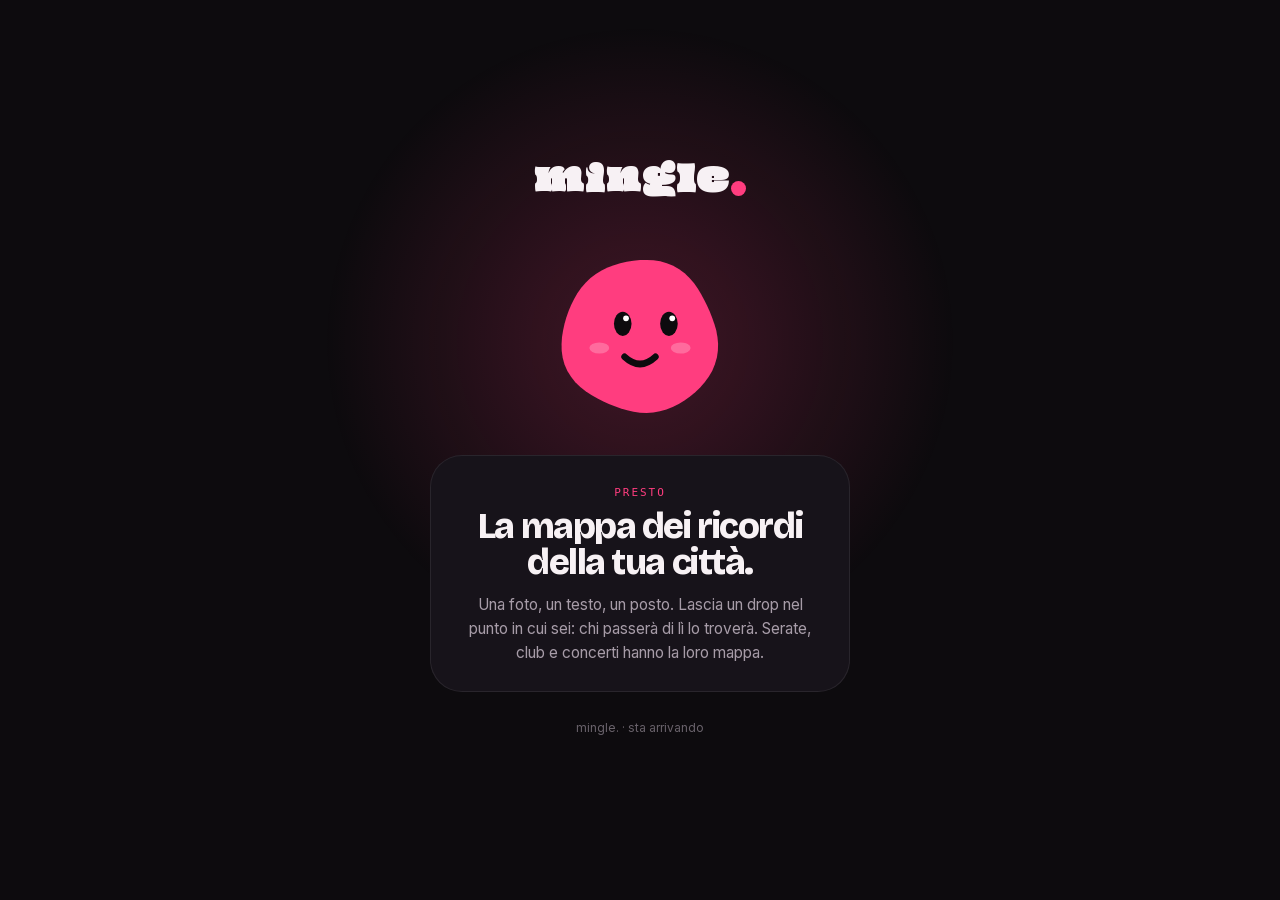
<file: index.html>
<!DOCTYPE html>
<html lang="it">
<head>
<meta charset="UTF-8" />
<meta name="viewport" content="width=device-width, initial-scale=1.0, viewport-fit=cover" />
<meta name="theme-color" content="#0D0B0E" />
<title>mingle. — la mappa dei ricordi della tua città</title>
<meta name="description" content="mingle. è la mappa dei ricordi della tua città: lascia un drop, una foto e un testo, nel punto in cui sei. Chi passa di lì lo trova. Dal 18 dicembre." />
<link href="fonts/fonts.css" rel="stylesheet" />
<style>
/*
  Pagina di atterraggio dei link nelle email di mingle.
  Supabase ci reindirizza qui dopo aver verificato il link. La pagina:
   - mostra "Email confermata" (o "Link scaduto" se Supabase segnala un errore);
   - offre il pulsante "Apri mingle." che passa all'app gli stessi parametri
     (?code=… / #access_token=…), così l'app può completare il login o il
     cambio password;
   - per il reset password prova ad aprire l'app da sola.
  Flussi: ?flow=signup (default) · ?flow=reset
*/
:root {
  --ink:#0D0B0E; --ink2:#17131A; --ink3:#221C26; --paper:#F7F1F4; --muted:#A79CA8;
  --magenta:#FF3D7F; --amber:#FFB547; --blush:#FF8FB1;
  --spring:cubic-bezier(.34,1.56,.64,1);
  color-scheme: dark;
}
*{box-sizing:border-box;margin:0;padding:0}
html,body{min-height:100%;background:var(--ink);color:var(--paper);font-family:"Inter",system-ui,-apple-system,sans-serif}
body{display:flex;flex-direction:column;align-items:center;justify-content:center;min-height:100vh;min-height:100dvh;
  padding:max(24px,env(safe-area-inset-top)) max(20px,env(safe-area-inset-right)) max(24px,env(safe-area-inset-bottom)) max(20px,env(safe-area-inset-left));overflow-x:hidden}
.glow{position:fixed;left:50%;top:38%;width:720px;height:720px;margin:-360px 0 0 -360px;border-radius:50%;
  background:radial-gradient(circle,rgba(255,61,127,.22),rgba(255,61,127,0) 62%);pointer-events:none}
main{position:relative;width:100%;max-width:420px;display:flex;flex-direction:column;align-items:center;text-align:center}
.wordmark{font-family:"Oi",Georgia,serif;font-size:34px;line-height:1;display:flex;align-items:flex-end;gap:2px;margin-bottom:28px;opacity:0;animation:fadeUp .6s ease-out .05s forwards}
.wordmark i{width:15px;height:15px;border-radius:50%;background:var(--magenta);display:inline-block;margin-bottom:3px}
.stage{position:relative;width:220px;height:220px;margin-bottom:8px}
.stage svg{position:absolute;inset:0;width:100%;height:100%;overflow:visible}
#dot{animation:land 1.1s cubic-bezier(.3,0,.4,1) .2s both;transform-origin:50% 85%}
@keyframes land{0%{transform:translateY(-260px) scale(.7,1.25)}45%{transform:translateY(0) scale(1.3,.7)}62%{transform:translateY(-34px) scale(.92,1.1)}78%{transform:translateY(0) scale(1.08,.92)}100%{transform:none}}
.confetti{position:absolute;left:50%;top:50%;width:12px;height:7px;border-radius:2px;opacity:0;animation:pop 1.3s cubic-bezier(.15,.8,.3,1) forwards}
@keyframes pop{0%{opacity:1;transform:translate(-50%,-50%) rotate(0)}100%{opacity:0;transform:translate(calc(-50% + var(--x)),calc(-50% + var(--y))) rotate(var(--r))}}
.card{width:100%;background:var(--ink2);border:1px solid rgba(247,241,244,.08);border-radius:32px;padding:30px 26px 26px;
  opacity:0;animation:fadeUp .7s ease-out .55s forwards}
.eyebrow{font-family:ui-monospace,Menlo,monospace;font-size:11px;letter-spacing:.18em;text-transform:uppercase;color:var(--magenta);margin-bottom:10px}
h1{font-family:"Bricolage Grotesque","Inter",sans-serif;font-weight:800;font-size:36px;line-height:1;letter-spacing:-.04em;margin-bottom:12px;text-wrap:balance}
p.lede{font-size:15.5px;line-height:1.55;color:var(--muted);margin-bottom:24px;text-wrap:pretty}
.btn{display:block;width:100%;padding:17px 22px;border-radius:999px;background:var(--magenta);color:#fff;font-weight:700;font-size:16.5px;text-decoration:none;
  box-shadow:0 14px 30px -12px rgba(255,61,127,.65);transition:transform .25s var(--spring)}
.btn:active{transform:scale(.96)}
.btn:focus-visible{outline:3px solid var(--amber);outline-offset:3px}
.hint{margin-top:16px;font-size:13px;line-height:1.55;color:var(--muted)}
.hint b{color:var(--paper);font-weight:600}
footer{margin-top:28px;font-size:12px;color:rgba(167,156,168,.6)}
@keyframes fadeUp{from{opacity:0;transform:translateY(12px)}to{opacity:1;transform:none}}
@media (prefers-reduced-motion:reduce){*,*::before,*::after{animation-duration:.01ms!important;animation-delay:0s!important}}
</style>
</head>
<body>
<div class="glow" aria-hidden="true"></div>
<main>
  <div class="wordmark" aria-label="mingle.">mingle<i></i></div>
  <div class="stage" aria-hidden="true">
    <svg viewBox="0 0 200 200"><g id="dot"><path id="body" fill="#FF3D7F"/><g id="face"></g></g></svg>
  </div>
  <section class="card">
    <p class="eyebrow">Presto</p>
    <h1>La mappa dei ricordi della tua città.</h1>
    <p class="lede" style="margin-bottom:0">Una foto, un testo, un posto. Lascia un drop nel punto in cui sei: chi passerà di lì lo troverà. Serate, club e concerti hanno la loro mappa.</p>
  </section>
  <footer>mingle. · sta arrivando</footer>
</main>
<script>
(function () {
  var INK = '#0D0B0E';
  document.getElementById('face').innerHTML = '<g id="eyes"><ellipse cx="79" cy="88" rx="8" ry="11" fill="' + INK + '"/><ellipse cx="121" cy="88" rx="8" ry="11" fill="' + INK + '"/><circle cx="82" cy="83" r="2.6" fill="#fff"/><circle cx="124" cy="83" r="2.6" fill="#fff"/></g><path d="M86 118Q100 131 114 118" stroke="' + INK + '" stroke-width="6" fill="none" stroke-linecap="round"/><ellipse cx="63" cy="110" rx="9" ry="5" fill="#fff" opacity=".24"/><ellipse cx="137" cy="110" rx="9" ry="5" fill="#fff" opacity=".24"/>';
  var body = document.getElementById('body'), eyes = document.getElementById('eyes'), seed = Math.random() * 6;
  var still = matchMedia('(prefers-reduced-motion: reduce)').matches;
  function blob(t) {
    var d = '', amp = still ? 0 : .045;
    for (var i = 0; i <= 72; i++) {
      var a = i / 72 * Math.PI * 2;
      var k = 1 + amp * (.55 * Math.sin(3 * a + t * 1.4 + seed) + .35 * Math.sin(5 * a - t * 1.1 + seed * 2) + .25 * Math.sin(2 * a + t * .8));
      d += (i ? 'L' : 'M') + (100 + Math.cos(a) * 70 * k).toFixed(1) + ' ' + (100 + Math.sin(a) * 70 * k).toFixed(1);
    }
    return d + 'Z';
  }
  (function loop(now) {
    var t = now / 1000;
    body.setAttribute('d', blob(t));
    var ph = (t + seed) % 4.2, s = ph > 3.93 && ph < 4.03 ? .1 : 1;
    eyes.setAttribute('transform', 'translate(' + (Math.sin(t * .9) * 6).toFixed(1) + ' ' + (88 * (1 - s)).toFixed(1) + ') scale(1 ' + s + ')');
    requestAnimationFrame(loop);
  })(0);
})();
</script>
</body>
</html>
</file>
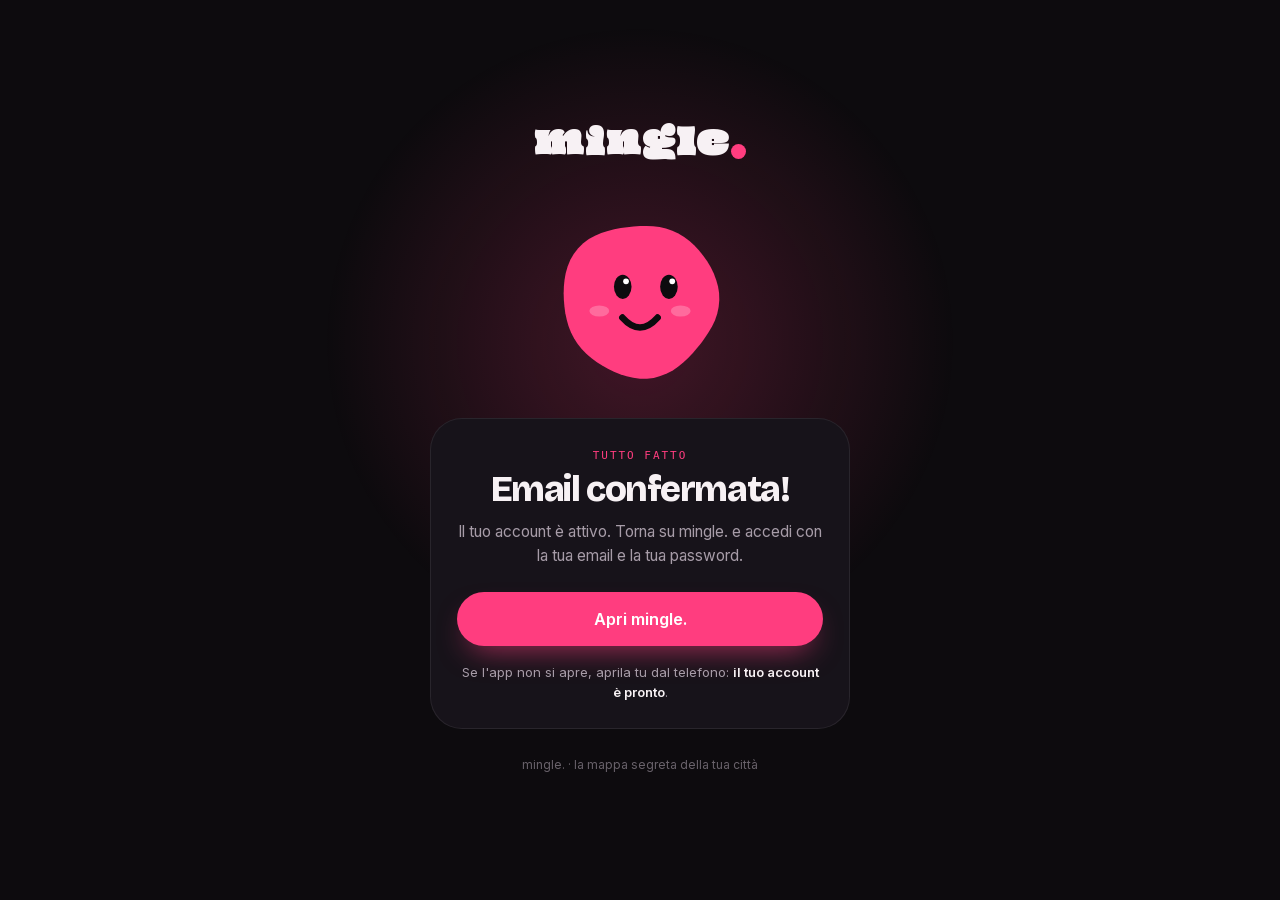
<file: auth/confirm.html>
<!DOCTYPE html>
<html lang="it">
<head>
<meta charset="UTF-8" />
<meta name="viewport" content="width=device-width, initial-scale=1.0, viewport-fit=cover" />
<meta name="theme-color" content="#0D0B0E" />
<meta name="robots" content="noindex" />
<title>mingle. — Email confermata</title>
<link href="../fonts/fonts.css" rel="stylesheet" />
<style>
/*
  Pagina di atterraggio dei link nelle email di mingle.
  Supabase ci reindirizza qui dopo aver verificato il link. La pagina:
   - mostra "Email confermata" (o "Link scaduto" se Supabase segnala un errore);
   - offre il pulsante "Apri mingle." che passa all'app gli stessi parametri
     (?code=… / #access_token=…), così l'app può completare il login o il
     cambio password;
   - per il reset password prova ad aprire l'app da sola.
  Flussi: ?flow=signup (default) · ?flow=reset
*/
:root {
  --ink:#0D0B0E; --ink2:#17131A; --ink3:#221C26; --paper:#F7F1F4; --muted:#A79CA8;
  --magenta:#FF3D7F; --amber:#FFB547; --blush:#FF8FB1;
  --spring:cubic-bezier(.34,1.56,.64,1);
  color-scheme: dark;
}
*{box-sizing:border-box;margin:0;padding:0}
html,body{min-height:100%;background:var(--ink);color:var(--paper);font-family:"Inter",system-ui,-apple-system,sans-serif}
body{display:flex;flex-direction:column;align-items:center;justify-content:center;min-height:100vh;min-height:100dvh;
  padding:max(24px,env(safe-area-inset-top)) max(20px,env(safe-area-inset-right)) max(24px,env(safe-area-inset-bottom)) max(20px,env(safe-area-inset-left));overflow-x:hidden}
.glow{position:fixed;left:50%;top:38%;width:720px;height:720px;margin:-360px 0 0 -360px;border-radius:50%;
  background:radial-gradient(circle,rgba(255,61,127,.22),rgba(255,61,127,0) 62%);pointer-events:none}
main{position:relative;width:100%;max-width:420px;display:flex;flex-direction:column;align-items:center;text-align:center}
.wordmark{font-family:"Oi",Georgia,serif;font-size:34px;line-height:1;display:flex;align-items:flex-end;gap:2px;margin-bottom:28px;opacity:0;animation:fadeUp .6s ease-out .05s forwards}
.wordmark i{width:15px;height:15px;border-radius:50%;background:var(--magenta);display:inline-block;margin-bottom:3px}
.stage{position:relative;width:220px;height:220px;margin-bottom:8px}
.stage svg{position:absolute;inset:0;width:100%;height:100%;overflow:visible}
#dot{animation:land 1.1s cubic-bezier(.3,0,.4,1) .2s both;transform-origin:50% 85%}
@keyframes land{0%{transform:translateY(-260px) scale(.7,1.25)}45%{transform:translateY(0) scale(1.3,.7)}62%{transform:translateY(-34px) scale(.92,1.1)}78%{transform:translateY(0) scale(1.08,.92)}100%{transform:none}}
.confetti{position:absolute;left:50%;top:50%;width:12px;height:7px;border-radius:2px;opacity:0;animation:pop 1.3s cubic-bezier(.15,.8,.3,1) forwards}
@keyframes pop{0%{opacity:1;transform:translate(-50%,-50%) rotate(0)}100%{opacity:0;transform:translate(calc(-50% + var(--x)),calc(-50% + var(--y))) rotate(var(--r))}}
.card{width:100%;background:var(--ink2);border:1px solid rgba(247,241,244,.08);border-radius:32px;padding:30px 26px 26px;
  opacity:0;animation:fadeUp .7s ease-out .55s forwards}
.eyebrow{font-family:ui-monospace,Menlo,monospace;font-size:11px;letter-spacing:.18em;text-transform:uppercase;color:var(--magenta);margin-bottom:10px}
h1{font-family:"Bricolage Grotesque","Inter",sans-serif;font-weight:800;font-size:36px;line-height:1;letter-spacing:-.04em;margin-bottom:12px;text-wrap:balance}
p.lede{font-size:15.5px;line-height:1.55;color:var(--muted);margin-bottom:24px;text-wrap:pretty}
.btn{display:block;width:100%;padding:17px 22px;border-radius:999px;background:var(--magenta);color:#fff;font-weight:700;font-size:16.5px;text-decoration:none;
  box-shadow:0 14px 30px -12px rgba(255,61,127,.65);transition:transform .25s var(--spring)}
.btn:active{transform:scale(.96)}
.btn:focus-visible{outline:3px solid var(--amber);outline-offset:3px}
.hint{margin-top:16px;font-size:13px;line-height:1.55;color:var(--muted)}
.hint b{color:var(--paper);font-weight:600}
footer{margin-top:28px;font-size:12px;color:rgba(167,156,168,.6)}
@keyframes fadeUp{from{opacity:0;transform:translateY(12px)}to{opacity:1;transform:none}}
@media (prefers-reduced-motion:reduce){*,*::before,*::after{animation-duration:.01ms!important;animation-delay:0s!important}}
</style>
</head>
<body>
<div class="glow" aria-hidden="true"></div>
<main>
  <div class="wordmark" aria-label="mingle.">mingle<i></i></div>

  <div class="stage" aria-hidden="true">
    <svg viewBox="0 0 200 200"><g id="dot"><path id="body" fill="#FF3D7F"/><g id="face"></g></g></svg>
  </div>

  <section class="card" role="status">
    <p class="eyebrow" id="eyebrow">Tutto fatto</p>
    <h1 id="title">Email confermata!</h1>
    <p class="lede" id="lede">Il tuo account è attivo. Torna su mingle. e accedi con la tua email e la tua password.</p>
    <a class="btn" id="open" href="io.echoapp.echo://confirm-signup">Apri mingle.</a>
    <p class="hint" id="hint">Se l'app non si apre, aprila tu dal telefono: <b>il tuo account è pronto</b>.</p>
  </section>

  <footer>mingle. · la mappa segreta della tua città</footer>
</main>

<script>
(function () {
  var INK = '#0D0B0E';
  var url = new URL(location.href);
  var hash = new URLSearchParams(location.hash.replace(/^#/, ''));
  var q = url.searchParams;
  var flow = q.get('flow') || (hash.get('type') === 'recovery' ? 'reset' : 'signup');
  var errCode = q.get('error_code') || hash.get('error_code') || q.get('error') || hash.get('error');

  // Parametri da passare all'app (code PKCE oppure token nell'hash).
  var pass = new URLSearchParams(q.toString()); pass.delete('flow');
  var deep = 'io.echoapp.echo://' + (flow === 'reset' ? 'reset-password' : 'confirm-signup') +
    (pass.toString() ? '?' + pass.toString() : '') + (location.hash || '');

  // Non lasciamo token o codici visibili nella barra degli indirizzi.
  try { history.replaceState(null, '', url.pathname + (flow === 'reset' ? '?flow=reset' : '')); } catch (e) {}

  var $ = function (id) { return document.getElementById(id); };
  var mood = 'happy';

  if (errCode) {
    mood = 'dizzy';
    $('eyebrow').textContent = 'Ops';
    $('eyebrow').style.color = 'var(--amber)';
    $('title').textContent = errCode.indexOf('expired') >= 0 ? 'Link scaduto.' : 'Link non valido.';
    $('lede').textContent = flow === 'reset'
      ? "Questo link per cambiare password non funziona più. Apri mingle. e chiedine uno nuovo da \"Password dimenticata\"."
      : "Questo link di conferma non funziona più (magari l'hai già usato). Prova ad accedere: se l'email non risulta confermata, mingle. te ne manderà una nuova.";
    $('open').href = 'io.echoapp.echo://';
    $('hint').textContent = 'I link nelle email di mingle. valgono per poco tempo e una volta sola.';
  } else if (flow === 'reset') {
    mood = 'wink';
    $('eyebrow').textContent = 'Nuova password';
    $('title').textContent = 'Ci siamo quasi.';
    $('lede').textContent = "Apri mingle. su questo telefono per scegliere la tua nuova password.";
    $('open').href = deep;
    $('hint').innerHTML = "Hai aperto l'email dal computer? Aprila <b>dal telefono dove hai mingle.</b> e tocca di nuovo il pulsante.";
    // Prova ad aprire l'app da sola: è lei che completa il cambio password.
    setTimeout(function () { location.href = deep; }, 900);
  } else {
    $('open').href = deep;
    burst();
  }

  // ── Dot vivo ──────────────────────────────────────────────────────────────
  var faces = {
    happy: '<g id="eyes"><ellipse cx="79" cy="88" rx="8" ry="11" fill="' + INK + '"/><ellipse cx="121" cy="88" rx="8" ry="11" fill="' + INK + '"/><circle cx="82" cy="83" r="2.6" fill="#fff"/><circle cx="124" cy="83" r="2.6" fill="#fff"/></g><path d="M84 116Q100 134 116 116" stroke="' + INK + '" stroke-width="6" fill="none" stroke-linecap="round"/><ellipse cx="63" cy="110" rx="9" ry="5" fill="#fff" opacity=".24"/><ellipse cx="137" cy="110" rx="9" ry="5" fill="#fff" opacity=".24"/>',
    wink: '<g id="eyes"><ellipse cx="79" cy="88" rx="8" ry="11" fill="' + INK + '"/></g><path d="M112 89Q122 81 132 89" stroke="' + INK + '" stroke-width="6" fill="none" stroke-linecap="round"/><path d="M87 118Q100 128 113 118" stroke="' + INK + '" stroke-width="6" fill="none" stroke-linecap="round"/><ellipse cx="63" cy="110" rx="9" ry="5" fill="#fff" opacity=".24"/><ellipse cx="137" cy="110" rx="9" ry="5" fill="#fff" opacity=".24"/>',
    dizzy: '<circle cx="78" cy="90" r="13" fill="#fff"/><circle cx="122" cy="90" r="13" fill="#fff"/><circle cx="72" cy="94" r="6" fill="' + INK + '"/><circle cx="126" cy="84" r="6" fill="' + INK + '"/><path d="M82 124q6-7 12 0t12 0t12 0" stroke="' + INK + '" stroke-width="5" fill="none" stroke-linecap="round"/>'
  };
  $('face').innerHTML = faces[mood];
  if (mood === 'dizzy') $('body').setAttribute('fill', '#FFB547');

  var body = $('body'), eyes = document.getElementById('eyes'), seed = Math.random() * 6;
  var still = matchMedia('(prefers-reduced-motion: reduce)').matches;
  function blob(t) {
    var d = '', amp = still ? 0 : .045;
    for (var i = 0; i <= 72; i++) {
      var a = i / 72 * Math.PI * 2;
      var k = 1 + amp * (.55 * Math.sin(3 * a + t * 1.4 + seed) + .35 * Math.sin(5 * a - t * 1.1 + seed * 2) + .25 * Math.sin(2 * a + t * .8));
      d += (i ? 'L' : 'M') + (100 + Math.cos(a) * 70 * k).toFixed(1) + ' ' + (100 + Math.sin(a) * 70 * k).toFixed(1);
    }
    return d + 'Z';
  }
  (function loop(now) {
    var t = now / 1000;
    body.setAttribute('d', blob(t));
    if (eyes) {
      var ph = (t + seed) % 4.2, s = ph > 3.93 && ph < 4.03 ? .1 : 1;
      eyes.setAttribute('transform', 'translate(' + (Math.sin(t * .9) * 6).toFixed(1) + ' ' + (88 * (1 - s)).toFixed(1) + ') scale(1 ' + s + ')');
    }
    requestAnimationFrame(loop);
  })(0);

  // ── Coriandoli quando la conferma è andata ────────────────────────────────
  function burst() {
    if (still) return;
    var stage = document.querySelector('.stage');
    var cols = ['#FF3D7F', '#FFB547', '#F7F1F4', '#FF8FB1'];
    for (var i = 0; i < 22; i++) {
      var c = document.createElement('span');
      c.className = 'confetti';
      var a = Math.random() * Math.PI * 2, d = 110 + Math.random() * 90;
      c.style.cssText = 'background:' + cols[i % 4] + ';--x:' + (Math.cos(a) * d).toFixed(0) + 'px;--y:' + (Math.sin(a) * d - 40).toFixed(0) + 'px;--r:' + (Math.random() * 720 - 360).toFixed(0) + 'deg;animation-delay:' + (.75 + Math.random() * .15).toFixed(2) + 's';
      stage.appendChild(c);
    }
  }
})();
</script>
</body>
</html>
</file>
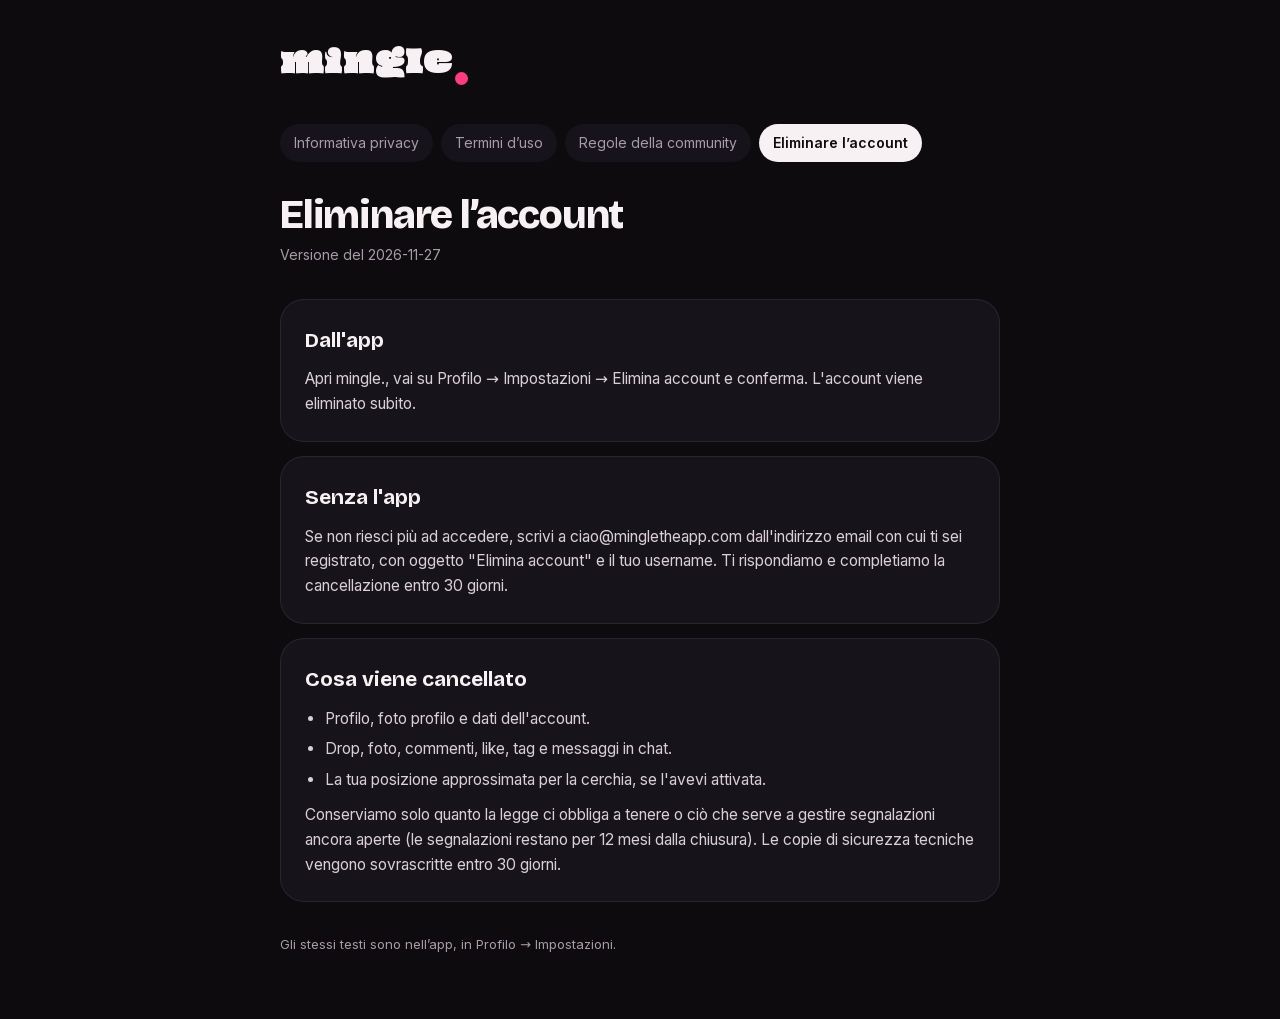
<file: legal/elimina-account.html>
<!DOCTYPE html>
<html lang="it">
<head>
<meta charset="UTF-8" />
<meta name="viewport" content="width=device-width, initial-scale=1.0" />
<meta name="theme-color" content="#0D0B0E" />
<title>mingle. — Eliminare l’account</title>
<link href="../fonts/fonts.css" rel="stylesheet" />
<style>
/* Generata da Echoapp/tool/genera_pagine_legali.py: non modificare a mano. */
:root{--ink:#0D0B0E;--ink2:#17131A;--paper:#F7F1F4;--muted:#A79CA8;--magenta:#FF3D7F;color-scheme:dark}
*{box-sizing:border-box;margin:0;padding:0}
body{background:var(--ink);color:var(--paper);font-family:"Inter",system-ui,sans-serif;line-height:1.6;padding:40px 20px 64px}
main{max-width:720px;margin:0 auto}
.wordmark{font-family:"Oi",Georgia,serif;font-size:30px;display:inline-flex;align-items:flex-end;gap:2px;color:var(--paper);text-decoration:none;margin-bottom:36px}
.wordmark i{width:13px;height:13px;border-radius:50%;background:var(--magenta);display:inline-block;margin-bottom:3px}
nav{display:flex;flex-wrap:wrap;gap:8px;margin-bottom:32px}
nav a{color:var(--muted);text-decoration:none;font-size:14px;padding:8px 14px;border-radius:999px;background:var(--ink2)}
nav a.on{background:var(--paper);color:var(--ink);font-weight:600}
h1{font-family:"Bricolage Grotesque",sans-serif;font-weight:800;font-size:40px;letter-spacing:-.03em;line-height:1.05;margin-bottom:8px}
.ver{color:var(--muted);font-size:14px;margin-bottom:32px}
section{background:var(--ink2);border:1px solid rgba(247,241,244,.08);border-radius:24px;padding:24px;margin-bottom:14px}
h2{font-family:"Bricolage Grotesque",sans-serif;font-weight:700;font-size:21px;margin-bottom:10px}
p,li{color:#D9D0D5;font-size:15.5px}
p+p,ul+p,p+ul{margin-top:10px}
ul{padding-left:20px}
li+li{margin-top:6px}
footer{margin-top:32px;color:var(--muted);font-size:13px}
</style>
</head>
<body>
<main>
<a class="wordmark" href="../">mingle<i></i></a>
<nav><a href="privacy.html">Informativa privacy</a><a href="termini.html">Termini d’uso</a><a href="regole.html">Regole della community</a><a href="elimina-account.html" class="on">Eliminare l’account</a></nav>
<h1>Eliminare l’account</h1>
<p class="ver">Versione del 2026-11-27</p>
<section><h2>Dall&#x27;app</h2><p>Apri mingle., vai su Profilo → Impostazioni → Elimina account e conferma. L&#x27;account viene eliminato subito.</p></section><section><h2>Senza l&#x27;app</h2><p>Se non riesci più ad accedere, scrivi a ciao@mingletheapp.com dall&#x27;indirizzo email con cui ti sei registrato, con oggetto &quot;Elimina account&quot; e il tuo username. Ti rispondiamo e completiamo la cancellazione entro 30 giorni.</p></section><section><h2>Cosa viene cancellato</h2><ul><li>Profilo, foto profilo e dati dell&#x27;account.</li><li>Drop, foto, commenti, like, tag e messaggi in chat.</li><li>La tua posizione approssimata per la cerchia, se l&#x27;avevi attivata.</li></ul><p>Conserviamo solo quanto la legge ci obbliga a tenere o ciò che serve a gestire segnalazioni ancora aperte (le segnalazioni restano per 12 mesi dalla chiusura). Le copie di sicurezza tecniche vengono sovrascritte entro 30 giorni.</p></section>
<footer>Gli stessi testi sono nell’app, in Profilo → Impostazioni.</footer>
</main>
</body>
</html>
</file>
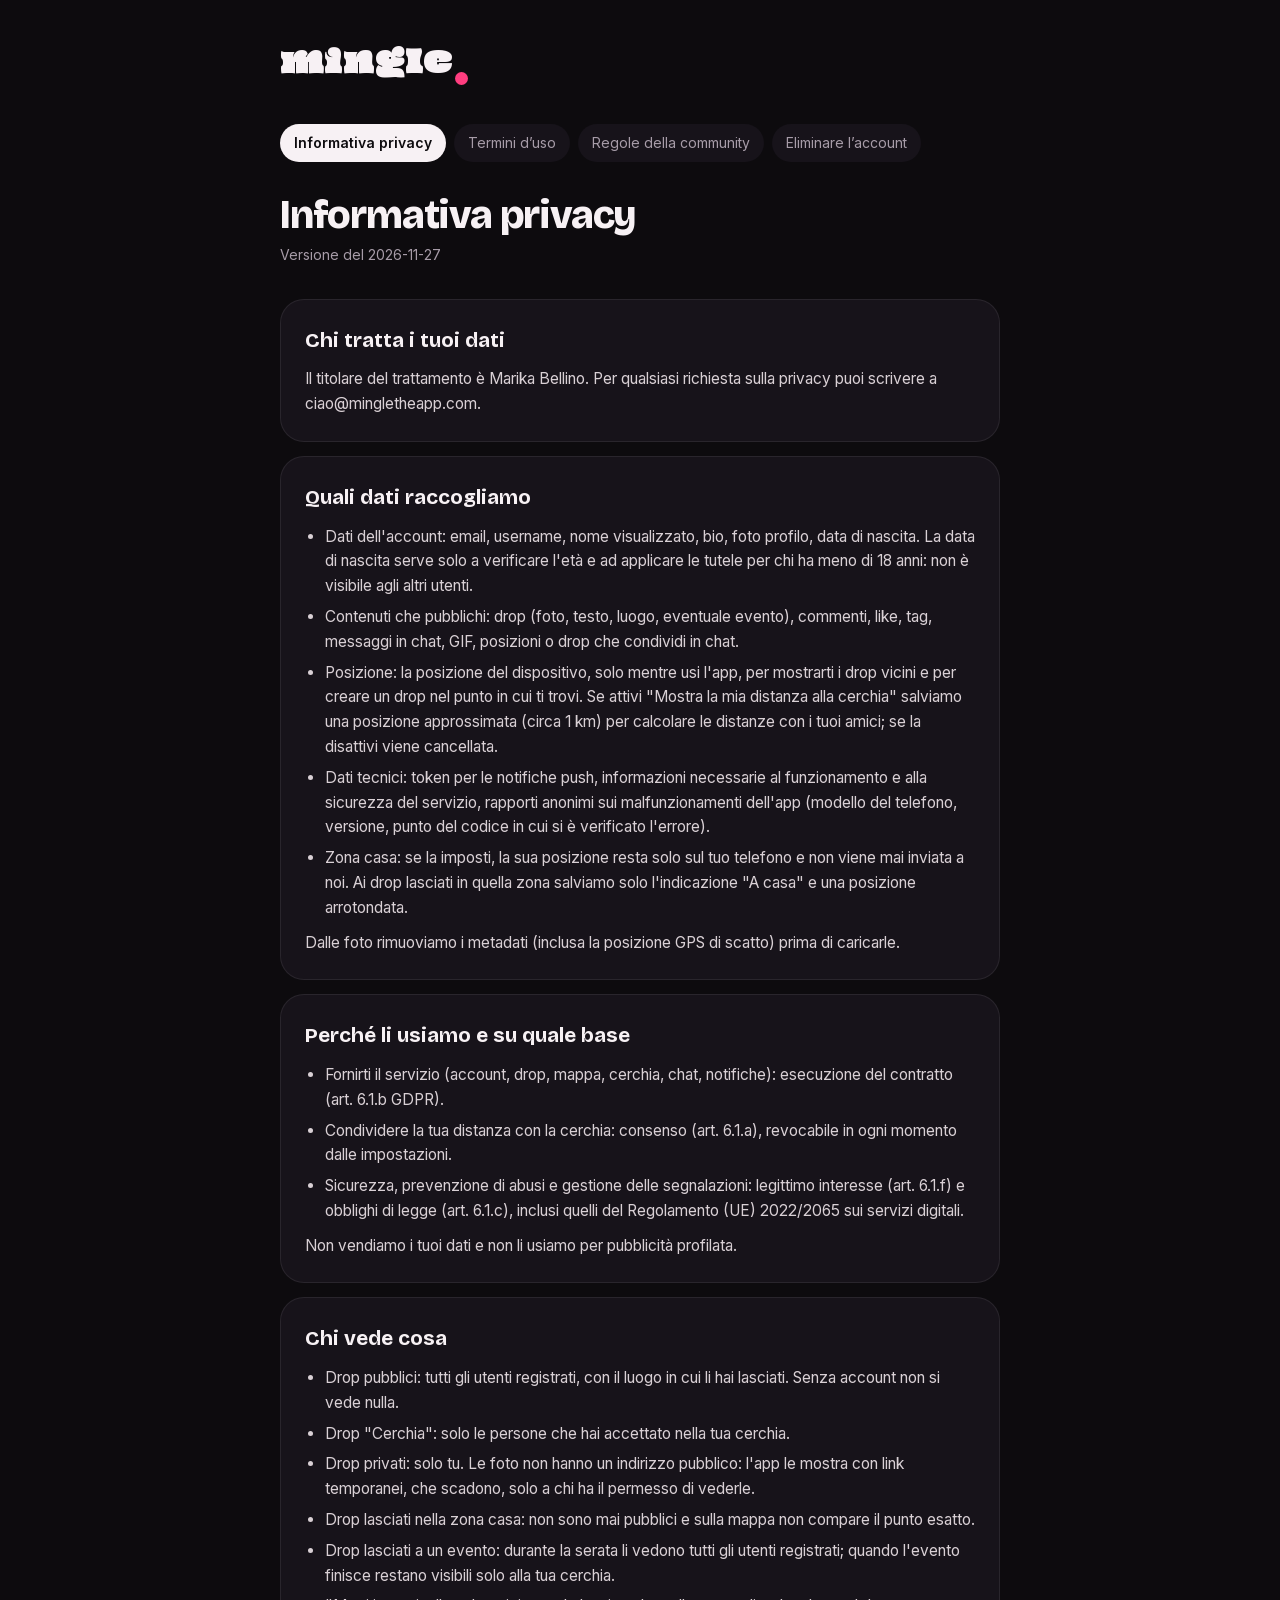
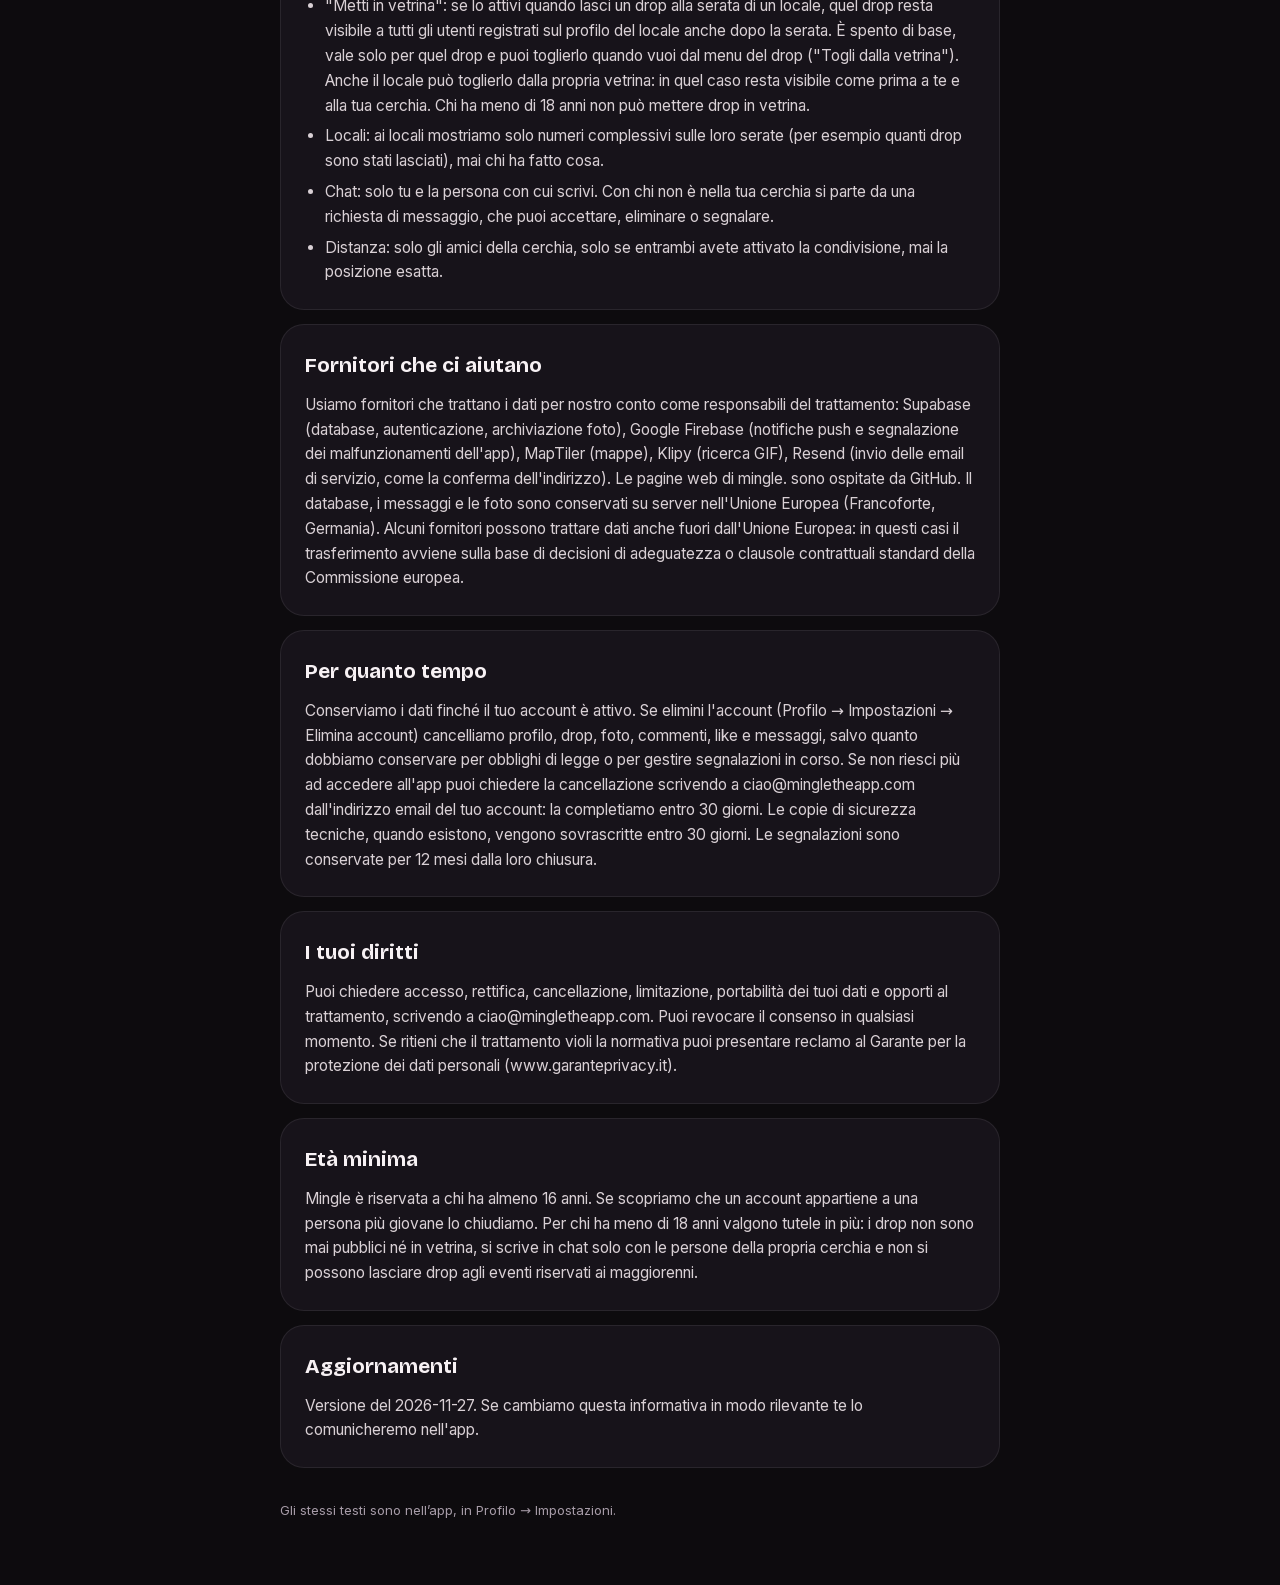
<file: legal/privacy.html>
<!DOCTYPE html>
<html lang="it">
<head>
<meta charset="UTF-8" />
<meta name="viewport" content="width=device-width, initial-scale=1.0" />
<meta name="theme-color" content="#0D0B0E" />
<title>mingle. — Informativa privacy</title>
<link href="../fonts/fonts.css" rel="stylesheet" />
<style>
/* Generata da Echoapp/tool/genera_pagine_legali.py: non modificare a mano. */
:root{--ink:#0D0B0E;--ink2:#17131A;--paper:#F7F1F4;--muted:#A79CA8;--magenta:#FF3D7F;color-scheme:dark}
*{box-sizing:border-box;margin:0;padding:0}
body{background:var(--ink);color:var(--paper);font-family:"Inter",system-ui,sans-serif;line-height:1.6;padding:40px 20px 64px}
main{max-width:720px;margin:0 auto}
.wordmark{font-family:"Oi",Georgia,serif;font-size:30px;display:inline-flex;align-items:flex-end;gap:2px;color:var(--paper);text-decoration:none;margin-bottom:36px}
.wordmark i{width:13px;height:13px;border-radius:50%;background:var(--magenta);display:inline-block;margin-bottom:3px}
nav{display:flex;flex-wrap:wrap;gap:8px;margin-bottom:32px}
nav a{color:var(--muted);text-decoration:none;font-size:14px;padding:8px 14px;border-radius:999px;background:var(--ink2)}
nav a.on{background:var(--paper);color:var(--ink);font-weight:600}
h1{font-family:"Bricolage Grotesque",sans-serif;font-weight:800;font-size:40px;letter-spacing:-.03em;line-height:1.05;margin-bottom:8px}
.ver{color:var(--muted);font-size:14px;margin-bottom:32px}
section{background:var(--ink2);border:1px solid rgba(247,241,244,.08);border-radius:24px;padding:24px;margin-bottom:14px}
h2{font-family:"Bricolage Grotesque",sans-serif;font-weight:700;font-size:21px;margin-bottom:10px}
p,li{color:#D9D0D5;font-size:15.5px}
p+p,ul+p,p+ul{margin-top:10px}
ul{padding-left:20px}
li+li{margin-top:6px}
footer{margin-top:32px;color:var(--muted);font-size:13px}
</style>
</head>
<body>
<main>
<a class="wordmark" href="../">mingle<i></i></a>
<nav><a href="privacy.html" class="on">Informativa privacy</a><a href="termini.html">Termini d’uso</a><a href="regole.html">Regole della community</a><a href="elimina-account.html">Eliminare l’account</a></nav>
<h1>Informativa privacy</h1>
<p class="ver">Versione del 2026-11-27</p>
<section><h2>Chi tratta i tuoi dati</h2><p>Il titolare del trattamento è Marika Bellino. Per qualsiasi richiesta sulla privacy puoi scrivere a ciao@mingletheapp.com.</p></section><section><h2>Quali dati raccogliamo</h2><ul><li>Dati dell&#x27;account: email, username, nome visualizzato, bio, foto profilo, data di nascita. La data di nascita serve solo a verificare l&#x27;età e ad applicare le tutele per chi ha meno di 18 anni: non è visibile agli altri utenti.</li><li>Contenuti che pubblichi: drop (foto, testo, luogo, eventuale evento), commenti, like, tag, messaggi in chat, GIF, posizioni o drop che condividi in chat.</li><li>Posizione: la posizione del dispositivo, solo mentre usi l&#x27;app, per mostrarti i drop vicini e per creare un drop nel punto in cui ti trovi. Se attivi &quot;Mostra la mia distanza alla cerchia&quot; salviamo una posizione approssimata (circa 1 km) per calcolare le distanze con i tuoi amici; se la disattivi viene cancellata.</li><li>Dati tecnici: token per le notifiche push, informazioni necessarie al funzionamento e alla sicurezza del servizio, rapporti anonimi sui malfunzionamenti dell&#x27;app (modello del telefono, versione, punto del codice in cui si è verificato l&#x27;errore).</li><li>Zona casa: se la imposti, la sua posizione resta solo sul tuo telefono e non viene mai inviata a noi. Ai drop lasciati in quella zona salviamo solo l&#x27;indicazione &quot;A casa&quot; e una posizione arrotondata.</li></ul><p>Dalle foto rimuoviamo i metadati (inclusa la posizione GPS di scatto) prima di caricarle.</p></section><section><h2>Perché li usiamo e su quale base</h2><ul><li>Fornirti il servizio (account, drop, mappa, cerchia, chat, notifiche): esecuzione del contratto (art. 6.1.b GDPR).</li><li>Condividere la tua distanza con la cerchia: consenso (art. 6.1.a), revocabile in ogni momento dalle impostazioni.</li><li>Sicurezza, prevenzione di abusi e gestione delle segnalazioni: legittimo interesse (art. 6.1.f) e obblighi di legge (art. 6.1.c), inclusi quelli del Regolamento (UE) 2022/2065 sui servizi digitali.</li></ul><p>Non vendiamo i tuoi dati e non li usiamo per pubblicità profilata.</p></section><section><h2>Chi vede cosa</h2><ul><li>Drop pubblici: tutti gli utenti registrati, con il luogo in cui li hai lasciati. Senza account non si vede nulla.</li><li>Drop &quot;Cerchia&quot;: solo le persone che hai accettato nella tua cerchia.</li><li>Drop privati: solo tu. Le foto non hanno un indirizzo pubblico: l&#x27;app le mostra con link temporanei, che scadono, solo a chi ha il permesso di vederle.</li><li>Drop lasciati nella zona casa: non sono mai pubblici e sulla mappa non compare il punto esatto.</li><li>Drop lasciati a un evento: durante la serata li vedono tutti gli utenti registrati; quando l&#x27;evento finisce restano visibili solo alla tua cerchia.</li><li>&quot;Metti in vetrina&quot;: se lo attivi quando lasci un drop alla serata di un locale, quel drop resta visibile a tutti gli utenti registrati sul profilo del locale anche dopo la serata. È spento di base, vale solo per quel drop e puoi toglierlo quando vuoi dal menu del drop (&quot;Togli dalla vetrina&quot;). Anche il locale può toglierlo dalla propria vetrina: in quel caso resta visibile come prima a te e alla tua cerchia. Chi ha meno di 18 anni non può mettere drop in vetrina.</li><li>Locali: ai locali mostriamo solo numeri complessivi sulle loro serate (per esempio quanti drop sono stati lasciati), mai chi ha fatto cosa.</li><li>Chat: solo tu e la persona con cui scrivi. Con chi non è nella tua cerchia si parte da una richiesta di messaggio, che puoi accettare, eliminare o segnalare.</li><li>Distanza: solo gli amici della cerchia, solo se entrambi avete attivato la condivisione, mai la posizione esatta.</li></ul></section><section><h2>Fornitori che ci aiutano</h2><p>Usiamo fornitori che trattano i dati per nostro conto come responsabili del trattamento: Supabase (database, autenticazione, archiviazione foto), Google Firebase (notifiche push e segnalazione dei malfunzionamenti dell&#x27;app), MapTiler (mappe), Klipy (ricerca GIF), Resend (invio delle email di servizio, come la conferma dell&#x27;indirizzo). Le pagine web di mingle. sono ospitate da GitHub. Il database, i messaggi e le foto sono conservati su server nell&#x27;Unione Europea (Francoforte, Germania). Alcuni fornitori possono trattare dati anche fuori dall&#x27;Unione Europea: in questi casi il trasferimento avviene sulla base di decisioni di adeguatezza o clausole contrattuali standard della Commissione europea.</p></section><section><h2>Per quanto tempo</h2><p>Conserviamo i dati finché il tuo account è attivo. Se elimini l&#x27;account (Profilo → Impostazioni → Elimina account) cancelliamo profilo, drop, foto, commenti, like e messaggi, salvo quanto dobbiamo conservare per obblighi di legge o per gestire segnalazioni in corso. Se non riesci più ad accedere all&#x27;app puoi chiedere la cancellazione scrivendo a ciao@mingletheapp.com dall&#x27;indirizzo email del tuo account: la completiamo entro 30 giorni. Le copie di sicurezza tecniche, quando esistono, vengono sovrascritte entro 30 giorni. Le segnalazioni sono conservate per 12 mesi dalla loro chiusura.</p></section><section><h2>I tuoi diritti</h2><p>Puoi chiedere accesso, rettifica, cancellazione, limitazione, portabilità dei tuoi dati e opporti al trattamento, scrivendo a ciao@mingletheapp.com. Puoi revocare il consenso in qualsiasi momento. Se ritieni che il trattamento violi la normativa puoi presentare reclamo al Garante per la protezione dei dati personali (www.garanteprivacy.it).</p></section><section><h2>Età minima</h2><p>Mingle è riservata a chi ha almeno 16 anni. Se scopriamo che un account appartiene a una persona più giovane lo chiudiamo. Per chi ha meno di 18 anni valgono tutele in più: i drop non sono mai pubblici né in vetrina, si scrive in chat solo con le persone della propria cerchia e non si possono lasciare drop agli eventi riservati ai maggiorenni.</p></section><section><h2>Aggiornamenti</h2><p>Versione del 2026-11-27. Se cambiamo questa informativa in modo rilevante te lo comunicheremo nell&#x27;app.</p></section>
<footer>Gli stessi testi sono nell’app, in Profilo → Impostazioni.</footer>
</main>
</body>
</html>
</file>
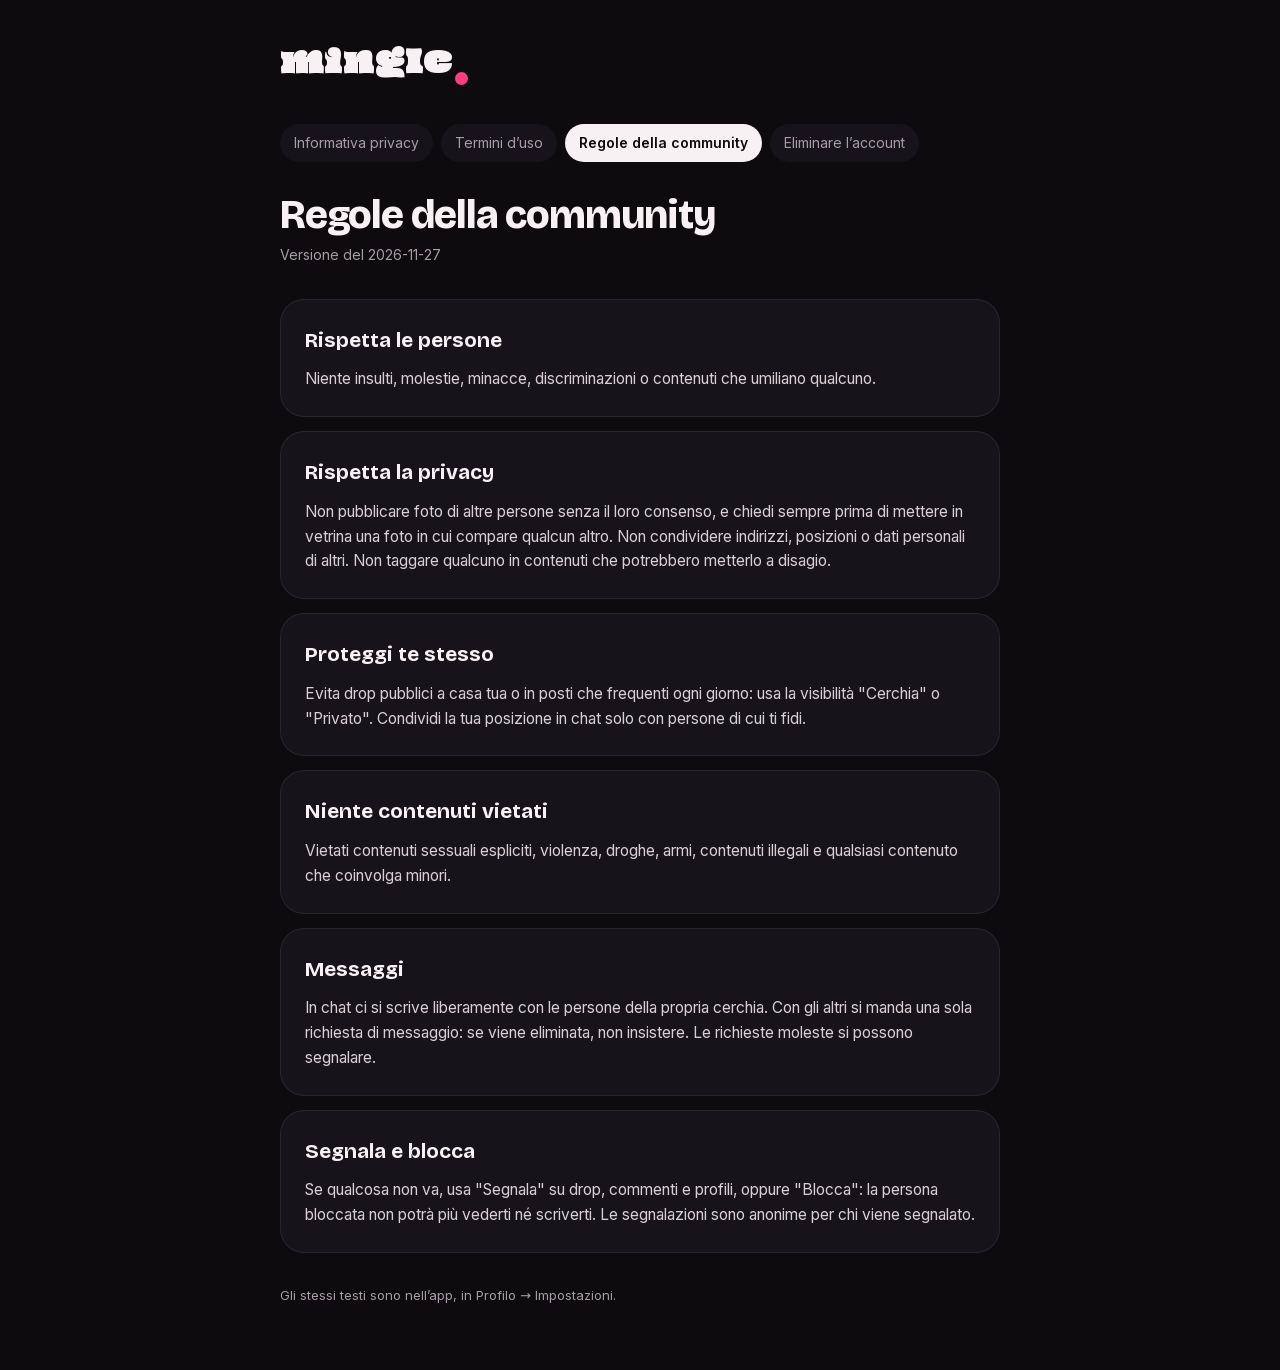
<file: legal/regole.html>
<!DOCTYPE html>
<html lang="it">
<head>
<meta charset="UTF-8" />
<meta name="viewport" content="width=device-width, initial-scale=1.0" />
<meta name="theme-color" content="#0D0B0E" />
<title>mingle. — Regole della community</title>
<link href="../fonts/fonts.css" rel="stylesheet" />
<style>
/* Generata da Echoapp/tool/genera_pagine_legali.py: non modificare a mano. */
:root{--ink:#0D0B0E;--ink2:#17131A;--paper:#F7F1F4;--muted:#A79CA8;--magenta:#FF3D7F;color-scheme:dark}
*{box-sizing:border-box;margin:0;padding:0}
body{background:var(--ink);color:var(--paper);font-family:"Inter",system-ui,sans-serif;line-height:1.6;padding:40px 20px 64px}
main{max-width:720px;margin:0 auto}
.wordmark{font-family:"Oi",Georgia,serif;font-size:30px;display:inline-flex;align-items:flex-end;gap:2px;color:var(--paper);text-decoration:none;margin-bottom:36px}
.wordmark i{width:13px;height:13px;border-radius:50%;background:var(--magenta);display:inline-block;margin-bottom:3px}
nav{display:flex;flex-wrap:wrap;gap:8px;margin-bottom:32px}
nav a{color:var(--muted);text-decoration:none;font-size:14px;padding:8px 14px;border-radius:999px;background:var(--ink2)}
nav a.on{background:var(--paper);color:var(--ink);font-weight:600}
h1{font-family:"Bricolage Grotesque",sans-serif;font-weight:800;font-size:40px;letter-spacing:-.03em;line-height:1.05;margin-bottom:8px}
.ver{color:var(--muted);font-size:14px;margin-bottom:32px}
section{background:var(--ink2);border:1px solid rgba(247,241,244,.08);border-radius:24px;padding:24px;margin-bottom:14px}
h2{font-family:"Bricolage Grotesque",sans-serif;font-weight:700;font-size:21px;margin-bottom:10px}
p,li{color:#D9D0D5;font-size:15.5px}
p+p,ul+p,p+ul{margin-top:10px}
ul{padding-left:20px}
li+li{margin-top:6px}
footer{margin-top:32px;color:var(--muted);font-size:13px}
</style>
</head>
<body>
<main>
<a class="wordmark" href="../">mingle<i></i></a>
<nav><a href="privacy.html">Informativa privacy</a><a href="termini.html">Termini d’uso</a><a href="regole.html" class="on">Regole della community</a><a href="elimina-account.html">Eliminare l’account</a></nav>
<h1>Regole della community</h1>
<p class="ver">Versione del 2026-11-27</p>
<section><h2>Rispetta le persone</h2><p>Niente insulti, molestie, minacce, discriminazioni o contenuti che umiliano qualcuno.</p></section><section><h2>Rispetta la privacy</h2><p>Non pubblicare foto di altre persone senza il loro consenso, e chiedi sempre prima di mettere in vetrina una foto in cui compare qualcun altro. Non condividere indirizzi, posizioni o dati personali di altri. Non taggare qualcuno in contenuti che potrebbero metterlo a disagio.</p></section><section><h2>Proteggi te stesso</h2><p>Evita drop pubblici a casa tua o in posti che frequenti ogni giorno: usa la visibilità &quot;Cerchia&quot; o &quot;Privato&quot;. Condividi la tua posizione in chat solo con persone di cui ti fidi.</p></section><section><h2>Niente contenuti vietati</h2><p>Vietati contenuti sessuali espliciti, violenza, droghe, armi, contenuti illegali e qualsiasi contenuto che coinvolga minori.</p></section><section><h2>Messaggi</h2><p>In chat ci si scrive liberamente con le persone della propria cerchia. Con gli altri si manda una sola richiesta di messaggio: se viene eliminata, non insistere. Le richieste moleste si possono segnalare.</p></section><section><h2>Segnala e blocca</h2><p>Se qualcosa non va, usa &quot;Segnala&quot; su drop, commenti e profili, oppure &quot;Blocca&quot;: la persona bloccata non potrà più vederti né scriverti. Le segnalazioni sono anonime per chi viene segnalato.</p></section>
<footer>Gli stessi testi sono nell’app, in Profilo → Impostazioni.</footer>
</main>
</body>
</html>
</file>
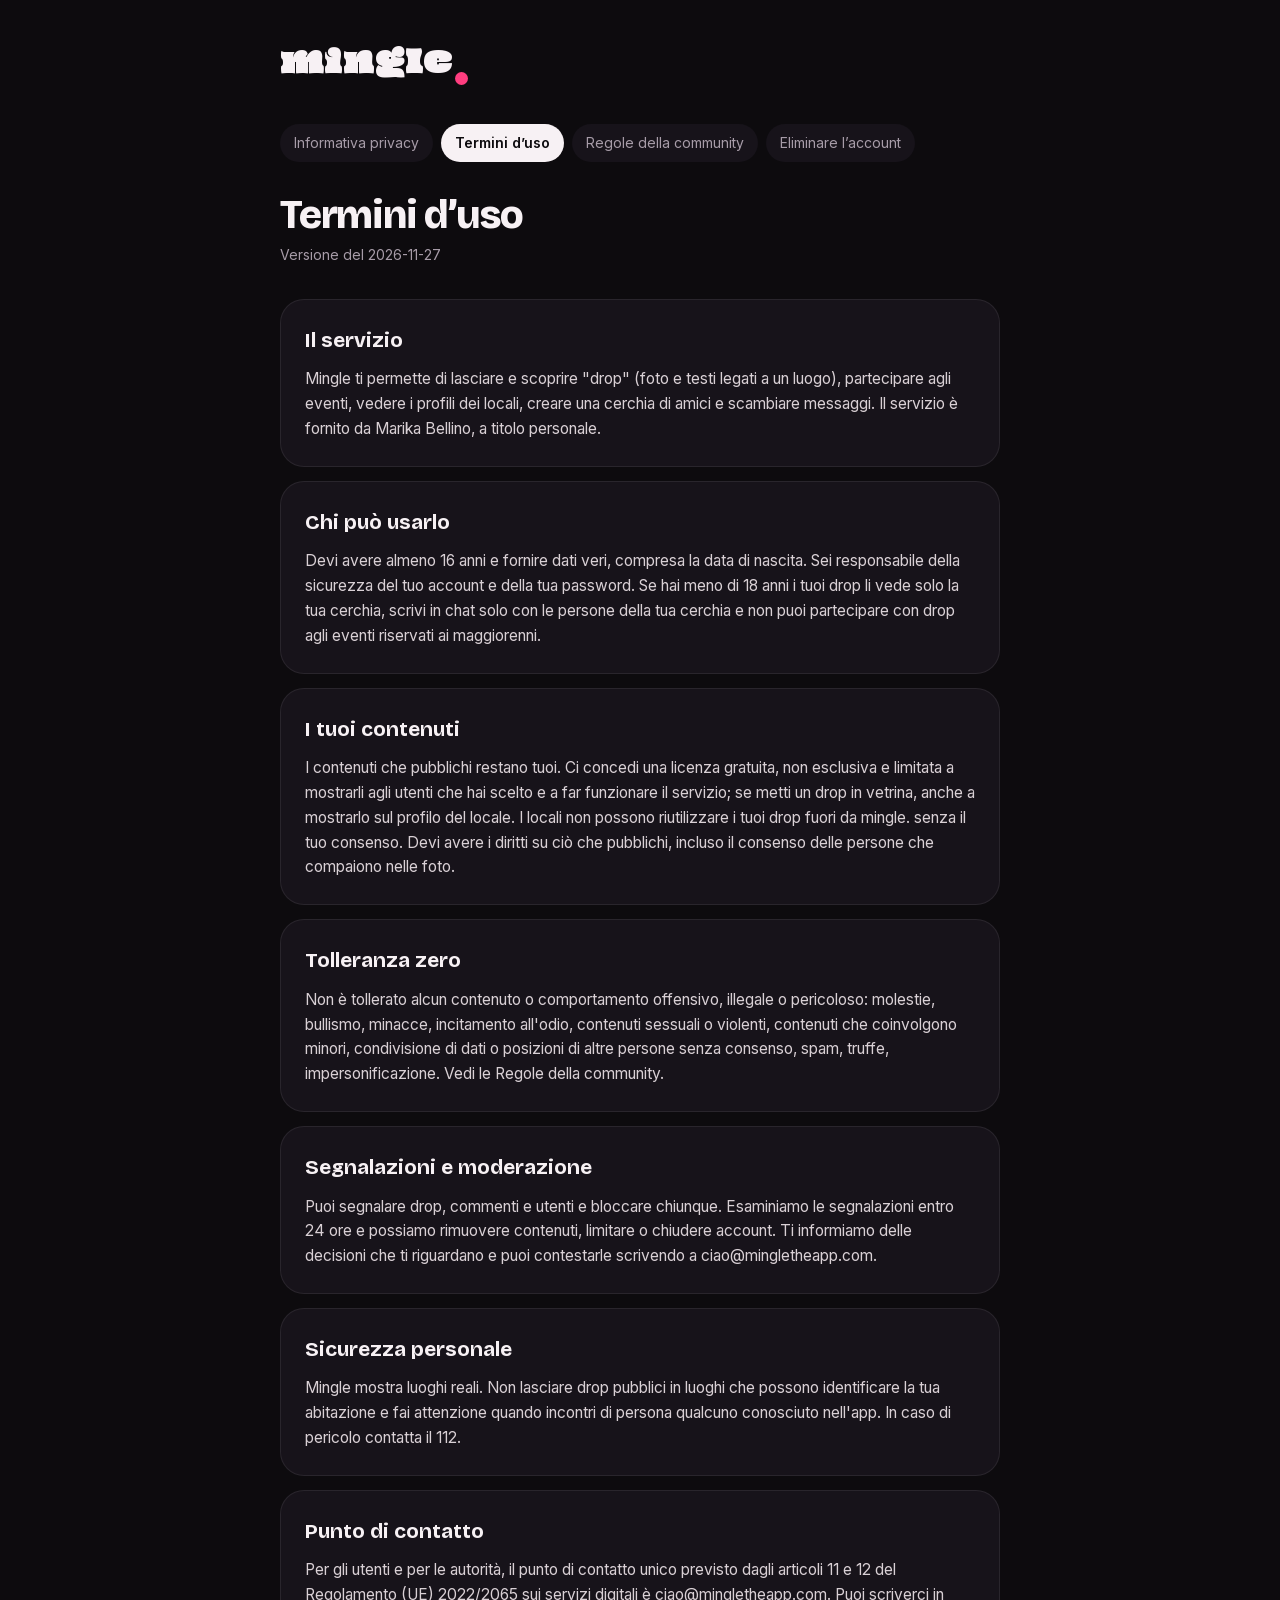
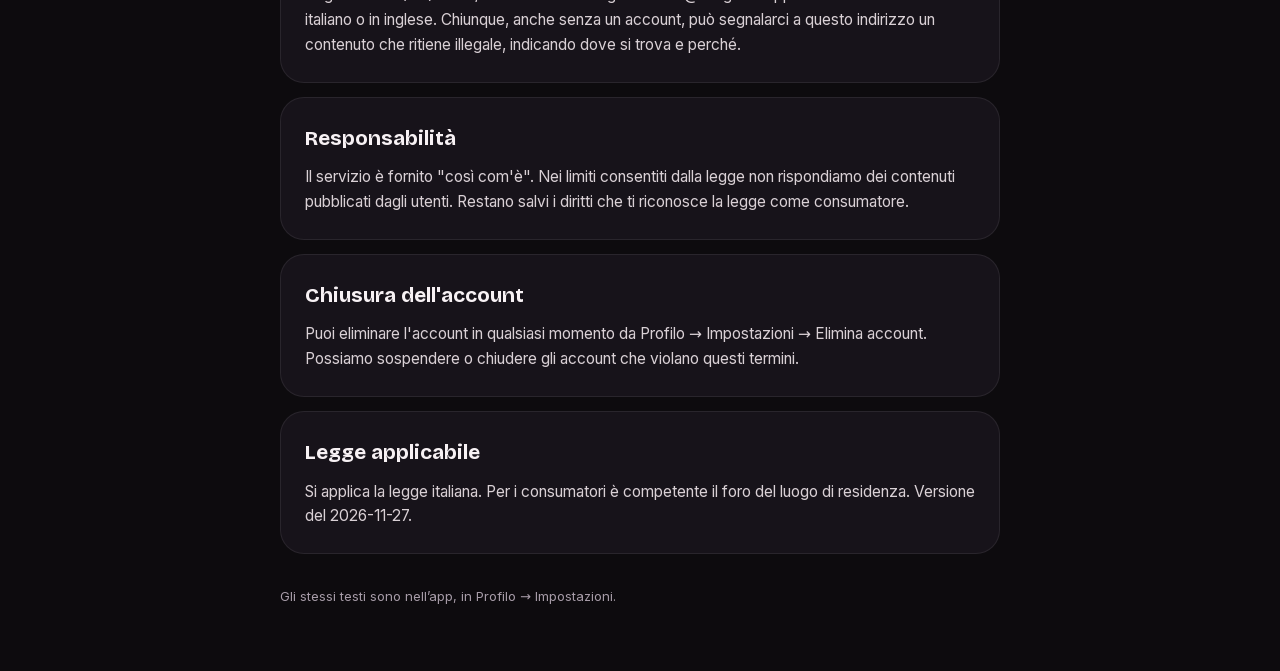
<file: legal/termini.html>
<!DOCTYPE html>
<html lang="it">
<head>
<meta charset="UTF-8" />
<meta name="viewport" content="width=device-width, initial-scale=1.0" />
<meta name="theme-color" content="#0D0B0E" />
<title>mingle. — Termini d’uso</title>
<link href="../fonts/fonts.css" rel="stylesheet" />
<style>
/* Generata da Echoapp/tool/genera_pagine_legali.py: non modificare a mano. */
:root{--ink:#0D0B0E;--ink2:#17131A;--paper:#F7F1F4;--muted:#A79CA8;--magenta:#FF3D7F;color-scheme:dark}
*{box-sizing:border-box;margin:0;padding:0}
body{background:var(--ink);color:var(--paper);font-family:"Inter",system-ui,sans-serif;line-height:1.6;padding:40px 20px 64px}
main{max-width:720px;margin:0 auto}
.wordmark{font-family:"Oi",Georgia,serif;font-size:30px;display:inline-flex;align-items:flex-end;gap:2px;color:var(--paper);text-decoration:none;margin-bottom:36px}
.wordmark i{width:13px;height:13px;border-radius:50%;background:var(--magenta);display:inline-block;margin-bottom:3px}
nav{display:flex;flex-wrap:wrap;gap:8px;margin-bottom:32px}
nav a{color:var(--muted);text-decoration:none;font-size:14px;padding:8px 14px;border-radius:999px;background:var(--ink2)}
nav a.on{background:var(--paper);color:var(--ink);font-weight:600}
h1{font-family:"Bricolage Grotesque",sans-serif;font-weight:800;font-size:40px;letter-spacing:-.03em;line-height:1.05;margin-bottom:8px}
.ver{color:var(--muted);font-size:14px;margin-bottom:32px}
section{background:var(--ink2);border:1px solid rgba(247,241,244,.08);border-radius:24px;padding:24px;margin-bottom:14px}
h2{font-family:"Bricolage Grotesque",sans-serif;font-weight:700;font-size:21px;margin-bottom:10px}
p,li{color:#D9D0D5;font-size:15.5px}
p+p,ul+p,p+ul{margin-top:10px}
ul{padding-left:20px}
li+li{margin-top:6px}
footer{margin-top:32px;color:var(--muted);font-size:13px}
</style>
</head>
<body>
<main>
<a class="wordmark" href="../">mingle<i></i></a>
<nav><a href="privacy.html">Informativa privacy</a><a href="termini.html" class="on">Termini d’uso</a><a href="regole.html">Regole della community</a><a href="elimina-account.html">Eliminare l’account</a></nav>
<h1>Termini d’uso</h1>
<p class="ver">Versione del 2026-11-27</p>
<section><h2>Il servizio</h2><p>Mingle ti permette di lasciare e scoprire &quot;drop&quot; (foto e testi legati a un luogo), partecipare agli eventi, vedere i profili dei locali, creare una cerchia di amici e scambiare messaggi. Il servizio è fornito da Marika Bellino, a titolo personale.</p></section><section><h2>Chi può usarlo</h2><p>Devi avere almeno 16 anni e fornire dati veri, compresa la data di nascita. Sei responsabile della sicurezza del tuo account e della tua password. Se hai meno di 18 anni i tuoi drop li vede solo la tua cerchia, scrivi in chat solo con le persone della tua cerchia e non puoi partecipare con drop agli eventi riservati ai maggiorenni.</p></section><section><h2>I tuoi contenuti</h2><p>I contenuti che pubblichi restano tuoi. Ci concedi una licenza gratuita, non esclusiva e limitata a mostrarli agli utenti che hai scelto e a far funzionare il servizio; se metti un drop in vetrina, anche a mostrarlo sul profilo del locale. I locali non possono riutilizzare i tuoi drop fuori da mingle. senza il tuo consenso. Devi avere i diritti su ciò che pubblichi, incluso il consenso delle persone che compaiono nelle foto.</p></section><section><h2>Tolleranza zero</h2><p>Non è tollerato alcun contenuto o comportamento offensivo, illegale o pericoloso: molestie, bullismo, minacce, incitamento all&#x27;odio, contenuti sessuali o violenti, contenuti che coinvolgono minori, condivisione di dati o posizioni di altre persone senza consenso, spam, truffe, impersonificazione. Vedi le Regole della community.</p></section><section><h2>Segnalazioni e moderazione</h2><p>Puoi segnalare drop, commenti e utenti e bloccare chiunque. Esaminiamo le segnalazioni entro 24 ore e possiamo rimuovere contenuti, limitare o chiudere account. Ti informiamo delle decisioni che ti riguardano e puoi contestarle scrivendo a ciao@mingletheapp.com.</p></section><section><h2>Sicurezza personale</h2><p>Mingle mostra luoghi reali. Non lasciare drop pubblici in luoghi che possono identificare la tua abitazione e fai attenzione quando incontri di persona qualcuno conosciuto nell&#x27;app. In caso di pericolo contatta il 112.</p></section><section><h2>Punto di contatto</h2><p>Per gli utenti e per le autorità, il punto di contatto unico previsto dagli articoli 11 e 12 del Regolamento (UE) 2022/2065 sui servizi digitali è ciao@mingletheapp.com. Puoi scriverci in italiano o in inglese. Chiunque, anche senza un account, può segnalarci a questo indirizzo un contenuto che ritiene illegale, indicando dove si trova e perché.</p></section><section><h2>Responsabilità</h2><p>Il servizio è fornito &quot;così com&#x27;è&quot;. Nei limiti consentiti dalla legge non rispondiamo dei contenuti pubblicati dagli utenti. Restano salvi i diritti che ti riconosce la legge come consumatore.</p></section><section><h2>Chiusura dell&#x27;account</h2><p>Puoi eliminare l&#x27;account in qualsiasi momento da Profilo → Impostazioni → Elimina account. Possiamo sospendere o chiudere gli account che violano questi termini.</p></section><section><h2>Legge applicabile</h2><p>Si applica la legge italiana. Per i consumatori è competente il foro del luogo di residenza. Versione del 2026-11-27.</p></section>
<footer>Gli stessi testi sono nell’app, in Profilo → Impostazioni.</footer>
</main>
</body>
</html>
</file>
<file: fonts/fonts.css>
/* Font di mingle. ospitati qui (niente richieste a Google). */
/* latin-ext */
@font-face {
  font-family: 'Bricolage Grotesque';
  font-style: normal;
  font-weight: 600 800;
  font-stretch: 100%;
  font-display: swap;
  src: url(BricolageGrotesque-latin-ext-3y9K6as8bTXq_nANBjzKo3IeZx8z6up5BeSl9D4dj_x9PpZBMlGGInHWVyNJtvI.woff2) format('woff2');
  unicode-range: U+0100-02BA, U+02BD-02C5, U+02C7-02CC, U+02CE-02D7, U+02DD-02FF, U+0304, U+0308, U+0329, U+1D00-1DBF, U+1E00-1E9F, U+1EF2-1EFF, U+2020, U+20A0-20AB, U+20AD-20C4, U+2113, U+2C60-2C7F, U+A720-A7FF;
}
/* latin */
@font-face {
  font-family: 'Bricolage Grotesque';
  font-style: normal;
  font-weight: 600 800;
  font-stretch: 100%;
  font-display: swap;
  src: url(BricolageGrotesque-latin-3y9K6as8bTXq_nANBjzKo3IeZx8z6up5BeSl9D4dj_x9PpZBMlGIInHWVyNJ.woff2) format('woff2');
  unicode-range: U+0000-00FF, U+0131, U+0152-0153, U+02BB-02BC, U+02C6, U+02DA, U+02DC, U+0304, U+0308, U+0329, U+2000-206F, U+20AC, U+2122, U+2191, U+2193, U+2212, U+2215, U+FEFF, U+FFFD;
}
/* latin-ext */
@font-face {
  font-family: 'Inter';
  font-style: normal;
  font-weight: 400;
  font-display: swap;
  src: url(Inter-latin-ext-UcC73FwrK3iLTeHuS_nVMrMxCp50SjIa25L7W0Q5n-wU.woff2) format('woff2');
  unicode-range: U+0100-02BA, U+02BD-02C5, U+02C7-02CC, U+02CE-02D7, U+02DD-02FF, U+0304, U+0308, U+0329, U+1D00-1DBF, U+1E00-1E9F, U+1EF2-1EFF, U+2020, U+20A0-20AB, U+20AD-20C4, U+2113, U+2C60-2C7F, U+A720-A7FF;
}
/* latin */
@font-face {
  font-family: 'Inter';
  font-style: normal;
  font-weight: 400;
  font-display: swap;
  src: url(Inter-latin-UcC73FwrK3iLTeHuS_nVMrMxCp50SjIa1ZL7W0Q5nw.woff2) format('woff2');
  unicode-range: U+0000-00FF, U+0131, U+0152-0153, U+02BB-02BC, U+02C6, U+02DA, U+02DC, U+0304, U+0308, U+0329, U+2000-206F, U+20AC, U+2122, U+2191, U+2193, U+2212, U+2215, U+FEFF, U+FFFD;
}
/* latin-ext */
@font-face {
  font-family: 'Inter';
  font-style: normal;
  font-weight: 500;
  font-display: swap;
  src: url(Inter-latin-ext-UcC73FwrK3iLTeHuS_nVMrMxCp50SjIa25L7W0Q5n-wU.woff2) format('woff2');
  unicode-range: U+0100-02BA, U+02BD-02C5, U+02C7-02CC, U+02CE-02D7, U+02DD-02FF, U+0304, U+0308, U+0329, U+1D00-1DBF, U+1E00-1E9F, U+1EF2-1EFF, U+2020, U+20A0-20AB, U+20AD-20C4, U+2113, U+2C60-2C7F, U+A720-A7FF;
}
/* latin */
@font-face {
  font-family: 'Inter';
  font-style: normal;
  font-weight: 500;
  font-display: swap;
  src: url(Inter-latin-UcC73FwrK3iLTeHuS_nVMrMxCp50SjIa1ZL7W0Q5nw.woff2) format('woff2');
  unicode-range: U+0000-00FF, U+0131, U+0152-0153, U+02BB-02BC, U+02C6, U+02DA, U+02DC, U+0304, U+0308, U+0329, U+2000-206F, U+20AC, U+2122, U+2191, U+2193, U+2212, U+2215, U+FEFF, U+FFFD;
}
/* latin-ext */
@font-face {
  font-family: 'Inter';
  font-style: normal;
  font-weight: 600;
  font-display: swap;
  src: url(Inter-latin-ext-UcC73FwrK3iLTeHuS_nVMrMxCp50SjIa25L7W0Q5n-wU.woff2) format('woff2');
  unicode-range: U+0100-02BA, U+02BD-02C5, U+02C7-02CC, U+02CE-02D7, U+02DD-02FF, U+0304, U+0308, U+0329, U+1D00-1DBF, U+1E00-1E9F, U+1EF2-1EFF, U+2020, U+20A0-20AB, U+20AD-20C4, U+2113, U+2C60-2C7F, U+A720-A7FF;
}
/* latin */
@font-face {
  font-family: 'Inter';
  font-style: normal;
  font-weight: 600;
  font-display: swap;
  src: url(Inter-latin-UcC73FwrK3iLTeHuS_nVMrMxCp50SjIa1ZL7W0Q5nw.woff2) format('woff2');
  unicode-range: U+0000-00FF, U+0131, U+0152-0153, U+02BB-02BC, U+02C6, U+02DA, U+02DC, U+0304, U+0308, U+0329, U+2000-206F, U+20AC, U+2122, U+2191, U+2193, U+2212, U+2215, U+FEFF, U+FFFD;
}
/* latin-ext */
@font-face {
  font-family: 'Oi';
  font-style: normal;
  font-weight: 400;
  font-display: swap;
  src: url(Oi-latin-ext-w8gXH2EuRptTsN-QjwOH5Fc.woff2) format('woff2');
  unicode-range: U+0100-02BA, U+02BD-02C5, U+02C7-02CC, U+02CE-02D7, U+02DD-02FF, U+0304, U+0308, U+0329, U+1D00-1DBF, U+1E00-1E9F, U+1EF2-1EFF, U+2020, U+20A0-20AB, U+20AD-20C4, U+2113, U+2C60-2C7F, U+A720-A7FF;
}
/* latin */
@font-face {
  font-family: 'Oi';
  font-style: normal;
  font-weight: 400;
  font-display: swap;
  src: url(Oi-latin-w8gXH2EuRptdsN-QjwOH.woff2) format('woff2');
  unicode-range: U+0000-00FF, U+0131, U+0152-0153, U+02BB-02BC, U+02C6, U+02DA, U+02DC, U+0304, U+0308, U+0329, U+2000-206F, U+20AC, U+2122, U+2191, U+2193, U+2212, U+2215, U+FEFF, U+FFFD;
}
</file>
